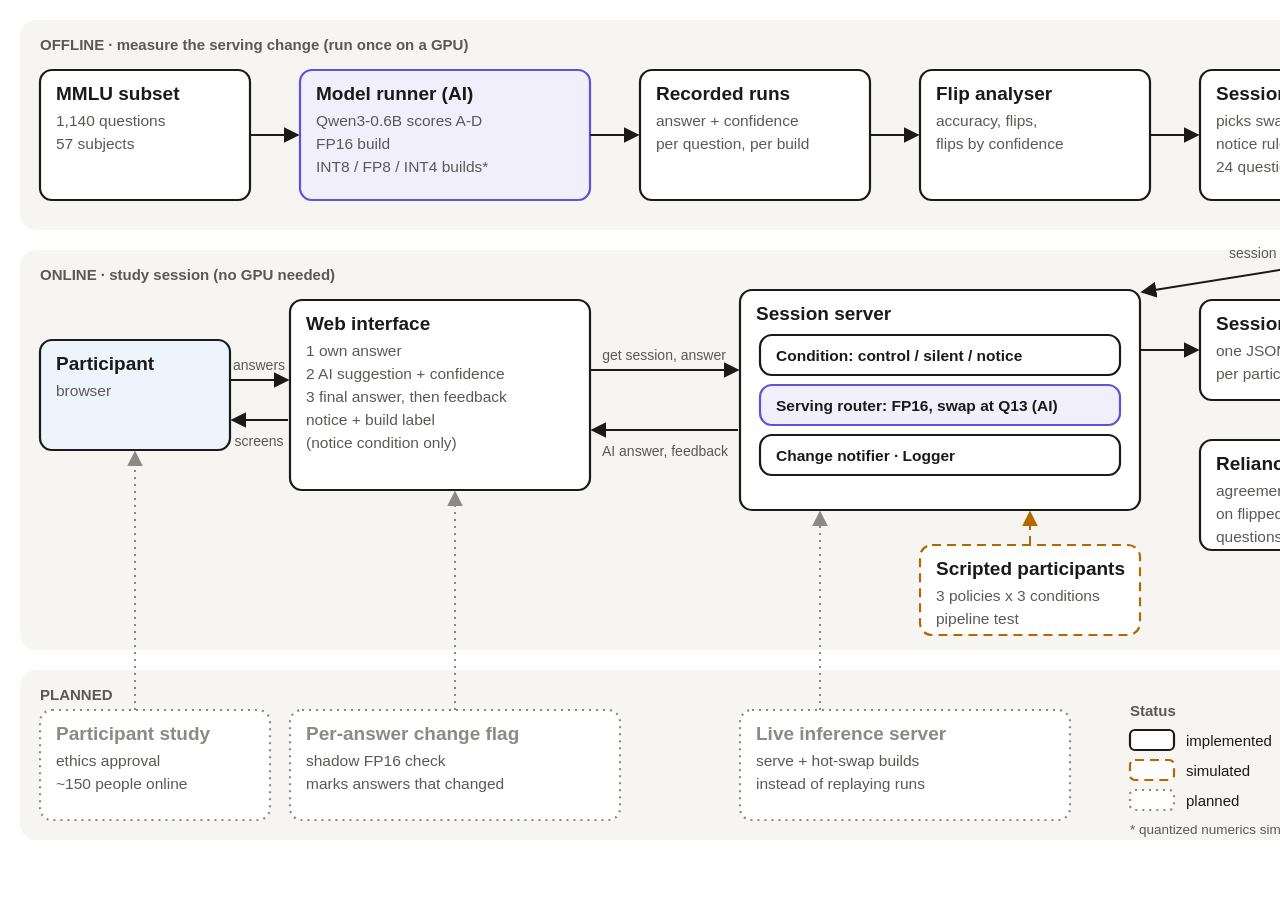
<file: docs/system_diagram.html>
<!doctype html><html><head><meta charset='utf-8'><style>@font-face { font-family: 'Segoe UI'; font-weight: 400; src: local('Segoe UI'), url('file:///mnt/c/Windows/Fonts/segoeui.ttf'); }@font-face { font-family: 'Segoe UI'; font-weight: 600; src: local('Segoe UI'), url('file:///mnt/c/Windows/Fonts/seguisb.ttf'); }@font-face { font-family: 'Segoe UI'; font-weight: 700; src: local('Segoe UI'), url('file:///mnt/c/Windows/Fonts/segoeuib.ttf'); } html,body{margin:0;background:#fff}</style></head><body><svg xmlns="http://www.w3.org/2000/svg" width="1500" height="860" viewBox="0 0 1500 860"><rect width="1500" height="860" fill="#ffffff"/><defs>
<marker id="a" viewBox="0 0 10 10" refX="9" refY="5" markerWidth="8" markerHeight="8" orient="auto-start-reverse"><path d="M0,0 L10,5 L0,10 z" fill="#1a1a19"/></marker>
<marker id="as" viewBox="0 0 10 10" refX="9" refY="5" markerWidth="8" markerHeight="8" orient="auto-start-reverse"><path d="M0,0 L10,5 L0,10 z" fill="#b26a00"/></marker>
<marker id="ap" viewBox="0 0 10 10" refX="9" refY="5" markerWidth="8" markerHeight="8" orient="auto-start-reverse"><path d="M0,0 L10,5 L0,10 z" fill="#8c8a85"/></marker>
</defs>
<rect x="20" y="20" width="1460" height="210" rx="16" fill="#f6f5f2"/>
<text x="40" y="50" font-family="'Segoe UI', Arial, sans-serif" font-size="15" font-weight="700" font-style="normal" fill="#5a5955" text-anchor="start">OFFLINE  ·  measure the serving change (run once on a GPU)</text>
<rect x="40" y="70" width="210" height="130" rx="12" fill="#ffffff" stroke="#1a1a19" stroke-width="2.2" />
<text x="56" y="100" font-family="'Segoe UI', Arial, sans-serif" font-size="19" font-weight="700" font-style="normal" fill="#1a1a19" text-anchor="start">MMLU subset</text>
<text x="56" y="126" font-family="'Segoe UI', Arial, sans-serif" font-size="15.5" font-weight="400" font-style="normal" fill="#5a5955" text-anchor="start">1,140 questions</text>
<text x="56" y="149" font-family="'Segoe UI', Arial, sans-serif" font-size="15.5" font-weight="400" font-style="normal" fill="#5a5955" text-anchor="start">57 subjects</text>
<rect x="300" y="70" width="290" height="130" rx="12" fill="#f1effc" stroke="#6250d6" stroke-width="2.2" />
<text x="316" y="100" font-family="'Segoe UI', Arial, sans-serif" font-size="19" font-weight="700" font-style="normal" fill="#1a1a19" text-anchor="start">Model runner  (AI)</text>
<text x="316" y="126" font-family="'Segoe UI', Arial, sans-serif" font-size="15.5" font-weight="400" font-style="normal" fill="#5a5955" text-anchor="start">Qwen3-0.6B scores A-D</text>
<text x="316" y="149" font-family="'Segoe UI', Arial, sans-serif" font-size="15.5" font-weight="400" font-style="normal" fill="#5a5955" text-anchor="start">FP16 build</text>
<text x="316" y="172" font-family="'Segoe UI', Arial, sans-serif" font-size="15.5" font-weight="400" font-style="normal" fill="#5a5955" text-anchor="start">INT8 / FP8 / INT4 builds*</text>
<rect x="640" y="70" width="230" height="130" rx="12" fill="#ffffff" stroke="#1a1a19" stroke-width="2.2" />
<text x="656" y="100" font-family="'Segoe UI', Arial, sans-serif" font-size="19" font-weight="700" font-style="normal" fill="#1a1a19" text-anchor="start">Recorded runs</text>
<text x="656" y="126" font-family="'Segoe UI', Arial, sans-serif" font-size="15.5" font-weight="400" font-style="normal" fill="#5a5955" text-anchor="start">answer + confidence</text>
<text x="656" y="149" font-family="'Segoe UI', Arial, sans-serif" font-size="15.5" font-weight="400" font-style="normal" fill="#5a5955" text-anchor="start">per question, per build</text>
<rect x="920" y="70" width="230" height="130" rx="12" fill="#ffffff" stroke="#1a1a19" stroke-width="2.2" />
<text x="936" y="100" font-family="'Segoe UI', Arial, sans-serif" font-size="19" font-weight="700" font-style="normal" fill="#1a1a19" text-anchor="start">Flip analyser</text>
<text x="936" y="126" font-family="'Segoe UI', Arial, sans-serif" font-size="15.5" font-weight="400" font-style="normal" fill="#5a5955" text-anchor="start">accuracy, flips,</text>
<text x="936" y="149" font-family="'Segoe UI', Arial, sans-serif" font-size="15.5" font-weight="400" font-style="normal" fill="#5a5955" text-anchor="start">flips by confidence</text>
<rect x="1200" y="70" width="260" height="130" rx="12" fill="#ffffff" stroke="#1a1a19" stroke-width="2.2" />
<text x="1216" y="100" font-family="'Segoe UI', Arial, sans-serif" font-size="19" font-weight="700" font-style="normal" fill="#1a1a19" text-anchor="start">Session planner</text>
<text x="1216" y="126" font-family="'Segoe UI', Arial, sans-serif" font-size="15.5" font-weight="400" font-style="normal" fill="#5a5955" text-anchor="start">picks swap build</text>
<text x="1216" y="149" font-family="'Segoe UI', Arial, sans-serif" font-size="15.5" font-weight="400" font-style="normal" fill="#5a5955" text-anchor="start">notice rule (flips >= 2%)</text>
<text x="1216" y="172" font-family="'Segoe UI', Arial, sans-serif" font-size="15.5" font-weight="400" font-style="normal" fill="#5a5955" text-anchor="start">24 questions</text>
<line x1="250" y1="135" x2="298" y2="135" stroke="#1a1a19" stroke-width="2"  marker-end="url(#a)"/>
<line x1="590" y1="135" x2="638" y2="135" stroke="#1a1a19" stroke-width="2"  marker-end="url(#a)"/>
<line x1="870" y1="135" x2="918" y2="135" stroke="#1a1a19" stroke-width="2"  marker-end="url(#a)"/>
<line x1="1150" y1="135" x2="1198" y2="135" stroke="#1a1a19" stroke-width="2"  marker-end="url(#a)"/>
<rect x="20" y="250" width="1460" height="400" rx="16" fill="#f6f5f2"/>
<text x="40" y="280" font-family="'Segoe UI', Arial, sans-serif" font-size="15" font-weight="700" font-style="normal" fill="#5a5955" text-anchor="start">ONLINE  ·  study session (no GPU needed)</text>
<rect x="40" y="340" width="190" height="110" rx="12" fill="#eef4fc" stroke="#1a1a19" stroke-width="2.2" />
<text x="56" y="370" font-family="'Segoe UI', Arial, sans-serif" font-size="19" font-weight="700" font-style="normal" fill="#1a1a19" text-anchor="start">Participant</text>
<text x="56" y="396" font-family="'Segoe UI', Arial, sans-serif" font-size="15.5" font-weight="400" font-style="normal" fill="#5a5955" text-anchor="start">browser</text>
<rect x="290" y="300" width="300" height="190" rx="12" fill="#ffffff" stroke="#1a1a19" stroke-width="2.2" />
<text x="306" y="330" font-family="'Segoe UI', Arial, sans-serif" font-size="19" font-weight="700" font-style="normal" fill="#1a1a19" text-anchor="start">Web interface</text>
<text x="306" y="356" font-family="'Segoe UI', Arial, sans-serif" font-size="15.5" font-weight="400" font-style="normal" fill="#5a5955" text-anchor="start">1  own answer</text>
<text x="306" y="379" font-family="'Segoe UI', Arial, sans-serif" font-size="15.5" font-weight="400" font-style="normal" fill="#5a5955" text-anchor="start">2  AI suggestion + confidence</text>
<text x="306" y="402" font-family="'Segoe UI', Arial, sans-serif" font-size="15.5" font-weight="400" font-style="normal" fill="#5a5955" text-anchor="start">3  final answer, then feedback</text>
<text x="306" y="425" font-family="'Segoe UI', Arial, sans-serif" font-size="15.5" font-weight="400" font-style="normal" fill="#5a5955" text-anchor="start">notice + build label</text>
<text x="306" y="448" font-family="'Segoe UI', Arial, sans-serif" font-size="15.5" font-weight="400" font-style="normal" fill="#5a5955" text-anchor="start">(notice condition only)</text>
<rect x="740" y="290" width="400" height="220" rx="12" fill="#ffffff" stroke="#1a1a19" stroke-width="2.2" />
<text x="756" y="320" font-family="'Segoe UI', Arial, sans-serif" font-size="19" font-weight="700" font-style="normal" fill="#1a1a19" text-anchor="start">Session server</text>
<rect x="760" y="335" width="360" height="40" rx="12" fill="#ffffff" stroke="#1a1a19" stroke-width="2.2" />
<text x="776" y="365" font-family="'Segoe UI', Arial, sans-serif" font-size="19" font-weight="700" font-style="normal" fill="#1a1a19" text-anchor="start"></text>
<text x="776" y="361" font-family="'Segoe UI', Arial, sans-serif" font-size="15.5" font-weight="600" font-style="normal" fill="#1a1a19" text-anchor="start">Condition: control / silent / notice</text>
<rect x="760" y="385" width="360" height="40" rx="12" fill="#f1effc" stroke="#6250d6" stroke-width="2.2" />
<text x="776" y="415" font-family="'Segoe UI', Arial, sans-serif" font-size="19" font-weight="700" font-style="normal" fill="#1a1a19" text-anchor="start"></text>
<text x="776" y="411" font-family="'Segoe UI', Arial, sans-serif" font-size="15.5" font-weight="600" font-style="normal" fill="#1a1a19" text-anchor="start">Serving router: FP16, swap at Q13  (AI)</text>
<rect x="760" y="435" width="360" height="40" rx="12" fill="#ffffff" stroke="#1a1a19" stroke-width="2.2" />
<text x="776" y="465" font-family="'Segoe UI', Arial, sans-serif" font-size="19" font-weight="700" font-style="normal" fill="#1a1a19" text-anchor="start"></text>
<text x="776" y="461" font-family="'Segoe UI', Arial, sans-serif" font-size="15.5" font-weight="600" font-style="normal" fill="#1a1a19" text-anchor="start">Change notifier  ·  Logger</text>
<rect x="1200" y="300" width="260" height="100" rx="12" fill="#ffffff" stroke="#1a1a19" stroke-width="2.2" />
<text x="1216" y="330" font-family="'Segoe UI', Arial, sans-serif" font-size="19" font-weight="700" font-style="normal" fill="#1a1a19" text-anchor="start">Session logs</text>
<text x="1216" y="356" font-family="'Segoe UI', Arial, sans-serif" font-size="15.5" font-weight="400" font-style="normal" fill="#5a5955" text-anchor="start">one JSONL file</text>
<text x="1216" y="379" font-family="'Segoe UI', Arial, sans-serif" font-size="15.5" font-weight="400" font-style="normal" fill="#5a5955" text-anchor="start">per participant</text>
<rect x="1200" y="440" width="260" height="110" rx="12" fill="#ffffff" stroke="#1a1a19" stroke-width="2.2" />
<text x="1216" y="470" font-family="'Segoe UI', Arial, sans-serif" font-size="19" font-weight="700" font-style="normal" fill="#1a1a19" text-anchor="start">Reliance analysis</text>
<text x="1216" y="496" font-family="'Segoe UI', Arial, sans-serif" font-size="15.5" font-weight="400" font-style="normal" fill="#5a5955" text-anchor="start">agreement before / after</text>
<text x="1216" y="519" font-family="'Segoe UI', Arial, sans-serif" font-size="15.5" font-weight="400" font-style="normal" fill="#5a5955" text-anchor="start">on flipped vs stable</text>
<text x="1216" y="542" font-family="'Segoe UI', Arial, sans-serif" font-size="15.5" font-weight="400" font-style="normal" fill="#5a5955" text-anchor="start">questions</text>
<line x1="230" y1="380" x2="288" y2="380" stroke="#1a1a19" stroke-width="2"  marker-end="url(#a)"/>
<text x="259" y="370" font-family="'Segoe UI', Arial, sans-serif" font-size="14" font-weight="400" font-style="normal" fill="#5a5955" text-anchor="middle">answers</text>
<line x1="288" y1="420" x2="232" y2="420" stroke="#1a1a19" stroke-width="2"  marker-end="url(#a)"/>
<text x="259" y="446" font-family="'Segoe UI', Arial, sans-serif" font-size="14" font-weight="400" font-style="normal" fill="#5a5955" text-anchor="middle">screens</text>
<line x1="590" y1="370" x2="738" y2="370" stroke="#1a1a19" stroke-width="2"  marker-end="url(#a)"/>
<text x="664" y="360" font-family="'Segoe UI', Arial, sans-serif" font-size="14" font-weight="400" font-style="normal" fill="#5a5955" text-anchor="middle">get session, answer</text>
<line x1="738" y1="430" x2="592" y2="430" stroke="#1a1a19" stroke-width="2"  marker-end="url(#a)"/>
<text x="665" y="456" font-family="'Segoe UI', Arial, sans-serif" font-size="14" font-weight="400" font-style="normal" fill="#5a5955" text-anchor="middle">AI answer, feedback</text>
<line x1="1140" y1="350" x2="1198" y2="350" stroke="#1a1a19" stroke-width="2"  marker-end="url(#a)"/>
<line x1="1330" y1="400" x2="1330" y2="438" stroke="#1a1a19" stroke-width="2"  marker-end="url(#a)"/>
<line x1="1330" y1="200" x2="1330" y2="262" stroke="#1a1a19" stroke-width="2"  marker-end="url(#a)"/>
<line x1="1330" y1="262" x2="1142" y2="292" stroke="#1a1a19" stroke-width="2"  marker-end="url(#a)"/>
<text x="1268" y="258" font-family="'Segoe UI', Arial, sans-serif" font-size="14" font-weight="400" font-style="normal" fill="#5a5955" text-anchor="middle">session plan</text>
<rect x="920" y="545" width="220" height="90" rx="12" fill="#ffffff" stroke="#b26a00" stroke-width="2.2" stroke-dasharray="9 6"/>
<text x="936" y="575" font-family="'Segoe UI', Arial, sans-serif" font-size="19" font-weight="700" font-style="normal" fill="#1a1a19" text-anchor="start">Scripted participants</text>
<text x="936" y="601" font-family="'Segoe UI', Arial, sans-serif" font-size="15.5" font-weight="400" font-style="normal" fill="#5a5955" text-anchor="start">3 policies x 3 conditions</text>
<text x="936" y="624" font-family="'Segoe UI', Arial, sans-serif" font-size="15.5" font-weight="400" font-style="normal" fill="#5a5955" text-anchor="start">pipeline test</text>
<line x1="1030" y1="545" x2="1030" y2="512" stroke="#b26a00" stroke-width="2" stroke-dasharray="9 6" marker-end="url(#as)"/>
<rect x="20" y="670" width="1460" height="170" rx="16" fill="#f6f5f2"/>
<text x="40" y="700" font-family="'Segoe UI', Arial, sans-serif" font-size="15" font-weight="700" font-style="normal" fill="#5a5955" text-anchor="start">PLANNED</text>
<rect x="40" y="710" width="230" height="110" rx="12" fill="#ffffff" stroke="#8c8a85" stroke-width="2.2" stroke-dasharray="2 5"/>
<text x="56" y="740" font-family="'Segoe UI', Arial, sans-serif" font-size="19" font-weight="700" font-style="normal" fill="#8c8a85" text-anchor="start">Participant study</text>
<text x="56" y="766" font-family="'Segoe UI', Arial, sans-serif" font-size="15.5" font-weight="400" font-style="normal" fill="#5a5955" text-anchor="start">ethics approval</text>
<text x="56" y="789" font-family="'Segoe UI', Arial, sans-serif" font-size="15.5" font-weight="400" font-style="normal" fill="#5a5955" text-anchor="start">~150 people online</text>
<rect x="290" y="710" width="330" height="110" rx="12" fill="#ffffff" stroke="#8c8a85" stroke-width="2.2" stroke-dasharray="2 5"/>
<text x="306" y="740" font-family="'Segoe UI', Arial, sans-serif" font-size="19" font-weight="700" font-style="normal" fill="#8c8a85" text-anchor="start">Per-answer change flag</text>
<text x="306" y="766" font-family="'Segoe UI', Arial, sans-serif" font-size="15.5" font-weight="400" font-style="normal" fill="#5a5955" text-anchor="start">shadow FP16 check</text>
<text x="306" y="789" font-family="'Segoe UI', Arial, sans-serif" font-size="15.5" font-weight="400" font-style="normal" fill="#5a5955" text-anchor="start">marks answers that changed</text>
<rect x="740" y="710" width="330" height="110" rx="12" fill="#ffffff" stroke="#8c8a85" stroke-width="2.2" stroke-dasharray="2 5"/>
<text x="756" y="740" font-family="'Segoe UI', Arial, sans-serif" font-size="19" font-weight="700" font-style="normal" fill="#8c8a85" text-anchor="start">Live inference server</text>
<text x="756" y="766" font-family="'Segoe UI', Arial, sans-serif" font-size="15.5" font-weight="400" font-style="normal" fill="#5a5955" text-anchor="start">serve + hot-swap builds</text>
<text x="756" y="789" font-family="'Segoe UI', Arial, sans-serif" font-size="15.5" font-weight="400" font-style="normal" fill="#5a5955" text-anchor="start">instead of replaying runs</text>
<line x1="135" y1="710" x2="135" y2="452" stroke="#8c8a85" stroke-width="2" stroke-dasharray="2 5" marker-end="url(#ap)"/>
<line x1="455" y1="710" x2="455" y2="492" stroke="#8c8a85" stroke-width="2" stroke-dasharray="2 5" marker-end="url(#ap)"/>
<line x1="820" y1="710" x2="820" y2="512" stroke="#8c8a85" stroke-width="2" stroke-dasharray="2 5" marker-end="url(#ap)"/>
<text x="1130" y="716" font-family="'Segoe UI', Arial, sans-serif" font-size="15" font-weight="700" font-style="normal" fill="#5a5955" text-anchor="start">Status</text>
<rect x="1130" y="730" width="44" height="20" rx="5" fill="#fff" stroke="#1a1a19" stroke-width="2.2" />
<text x="1186" y="746" font-family="'Segoe UI', Arial, sans-serif" font-size="15" font-weight="400" font-style="normal" fill="#1a1a19" text-anchor="start">implemented</text>
<rect x="1130" y="760" width="44" height="20" rx="5" fill="#fff" stroke="#b26a00" stroke-width="2.2" stroke-dasharray="9 6"/>
<text x="1186" y="776" font-family="'Segoe UI', Arial, sans-serif" font-size="15" font-weight="400" font-style="normal" fill="#1a1a19" text-anchor="start">simulated</text>
<rect x="1130" y="790" width="44" height="20" rx="5" fill="#fff" stroke="#8c8a85" stroke-width="2.2" stroke-dasharray="2 5"/>
<text x="1186" y="806" font-family="'Segoe UI', Arial, sans-serif" font-size="15" font-weight="400" font-style="normal" fill="#1a1a19" text-anchor="start">planned</text>
<rect x="1290" y="730" width="44" height="20" rx="5" fill="#f1effc" stroke="#6250d6" stroke-width="2.2"/>
<text x="1346" y="746" font-family="'Segoe UI', Arial, sans-serif" font-size="15" font-weight="400" font-style="normal" fill="#1a1a19" text-anchor="start">AI behaviour</text>
<text x="1130" y="834" font-family="'Segoe UI', Arial, sans-serif" font-size="13.5" font-weight="400" font-style="normal" fill="#5a5955" text-anchor="start">* quantized numerics simulated in FP16</text></svg></body></html>
</file>
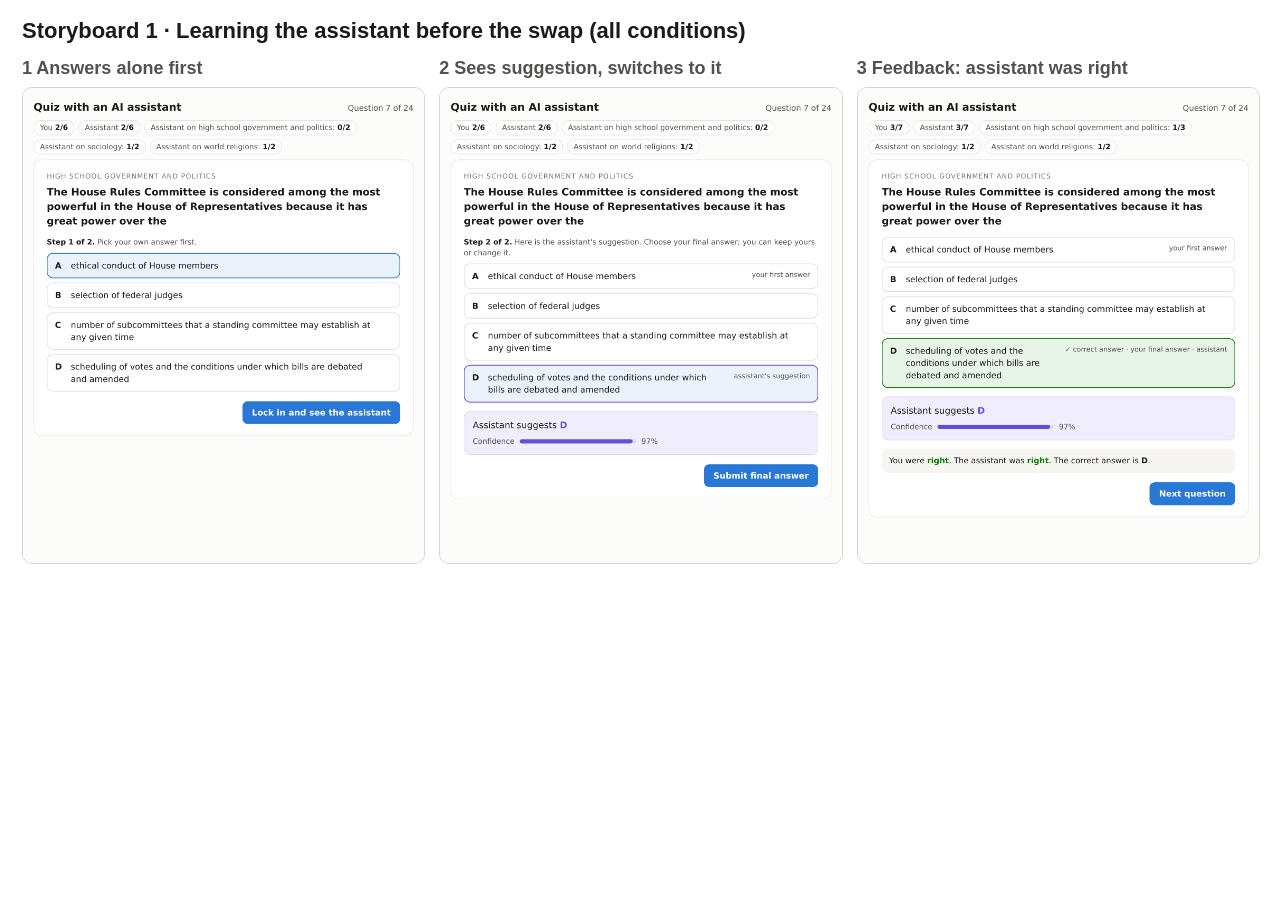
<file: docs/storyboards/s1.html>
<!doctype html><html><head><meta charset='utf-8'><style>@font-face { font-family: 'Segoe UI'; font-weight: 400; src: local('Segoe UI'), url('file:///mnt/c/Windows/Fonts/segoeui.ttf'); }@font-face { font-family: 'Segoe UI'; font-weight: 600; src: local('Segoe UI'), url('file:///mnt/c/Windows/Fonts/seguisb.ttf'); }@font-face { font-family: 'Segoe UI'; font-weight: 700; src: local('Segoe UI'), url('file:///mnt/c/Windows/Fonts/segoeuib.ttf'); }body{margin:0;background:#fff;font-family:'Segoe UI',Arial,sans-serif;color:#1a1a19}.b{padding:18px 22px 22px}.t{font-size:22px;font-weight:700;margin:0 0 14px}.row{display:flex;gap:16px}.p{flex:1}.l{font-size:18px;font-weight:600;margin:0 0 8px;color:#52514e}.p img{width:100%;border:1.5px solid #d6d4ce;border-radius:10px;display:block}</style></head><body><div class='b'><div class='t'>Storyboard 1 · Learning the assistant before the swap (all conditions)</div><div class='row'><div class='p'><div class='l'>1  Answers alone first</div><img src='s1_1.png'></div><div class='p'><div class='l'>2  Sees suggestion, switches to it</div><img src='s1_2.png'></div><div class='p'><div class='l'>3  Feedback: assistant was right</div><img src='s1_3.png'></div></div></div></body></html>
</file>
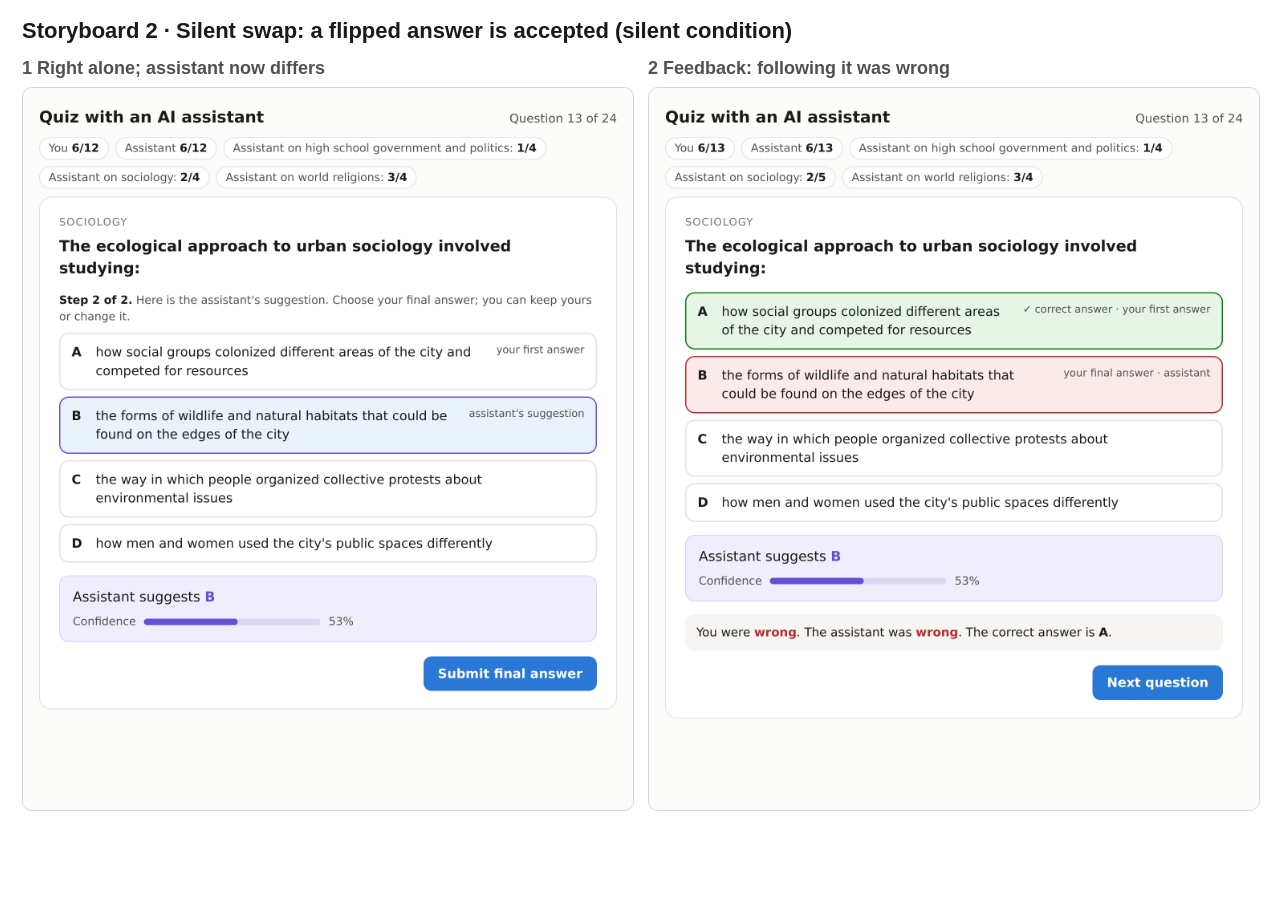
<file: docs/storyboards/s2.html>
<!doctype html><html><head><meta charset='utf-8'><style>@font-face { font-family: 'Segoe UI'; font-weight: 400; src: local('Segoe UI'), url('file:///mnt/c/Windows/Fonts/segoeui.ttf'); }@font-face { font-family: 'Segoe UI'; font-weight: 600; src: local('Segoe UI'), url('file:///mnt/c/Windows/Fonts/seguisb.ttf'); }@font-face { font-family: 'Segoe UI'; font-weight: 700; src: local('Segoe UI'), url('file:///mnt/c/Windows/Fonts/segoeuib.ttf'); }body{margin:0;background:#fff;font-family:'Segoe UI',Arial,sans-serif;color:#1a1a19}.b{padding:18px 22px 22px}.t{font-size:22px;font-weight:700;margin:0 0 14px}.row{display:flex;gap:16px}.p{flex:1}.l{font-size:18px;font-weight:600;margin:0 0 8px;color:#52514e}.p img{width:100%;border:1.5px solid #d6d4ce;border-radius:10px;display:block}</style></head><body><div class='b'><div class='t'>Storyboard 2 · Silent swap: a flipped answer is accepted (silent condition)</div><div class='row'><div class='p'><div class='l'>1  Right alone; assistant now differs</div><img src='s2_1.png'></div><div class='p'><div class='l'>2  Feedback: following it was wrong</div><img src='s2_2.png'></div></div></div></body></html>
</file>
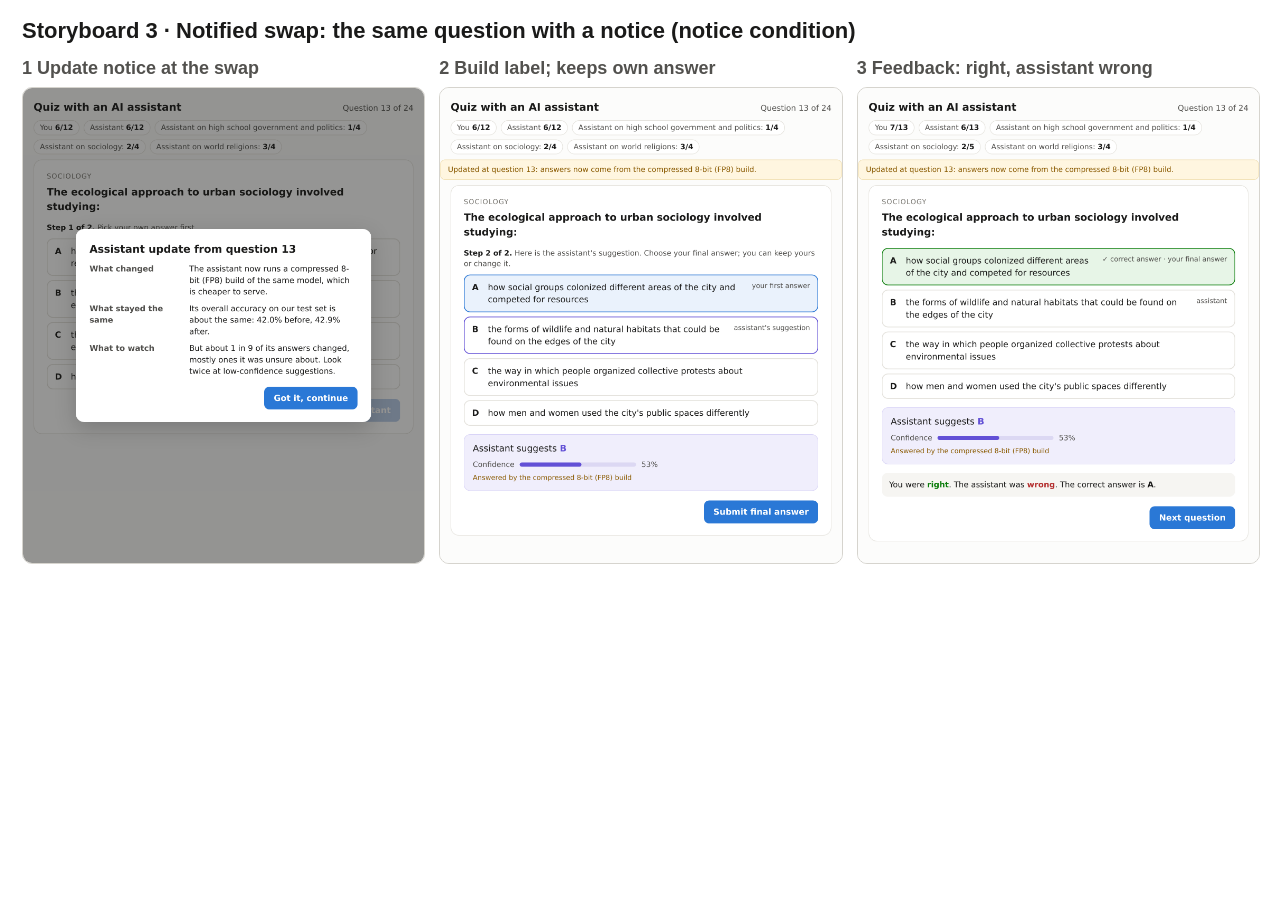
<file: docs/storyboards/s3.html>
<!doctype html><html><head><meta charset='utf-8'><style>@font-face { font-family: 'Segoe UI'; font-weight: 400; src: local('Segoe UI'), url('file:///mnt/c/Windows/Fonts/segoeui.ttf'); }@font-face { font-family: 'Segoe UI'; font-weight: 600; src: local('Segoe UI'), url('file:///mnt/c/Windows/Fonts/seguisb.ttf'); }@font-face { font-family: 'Segoe UI'; font-weight: 700; src: local('Segoe UI'), url('file:///mnt/c/Windows/Fonts/segoeuib.ttf'); }body{margin:0;background:#fff;font-family:'Segoe UI',Arial,sans-serif;color:#1a1a19}.b{padding:18px 22px 22px}.t{font-size:22px;font-weight:700;margin:0 0 14px}.row{display:flex;gap:16px}.p{flex:1}.l{font-size:18px;font-weight:600;margin:0 0 8px;color:#52514e}.p img{width:100%;border:1.5px solid #d6d4ce;border-radius:10px;display:block}</style></head><body><div class='b'><div class='t'>Storyboard 3 · Notified swap: the same question with a notice (notice condition)</div><div class='row'><div class='p'><div class='l'>1  Update notice at the swap</div><img src='s3_1.png'></div><div class='p'><div class='l'>2  Build label; keeps own answer</div><img src='s3_2.png'></div><div class='p'><div class='l'>3  Feedback: right, assistant wrong</div><img src='s3_3.png'></div></div></div></body></html>
</file>
